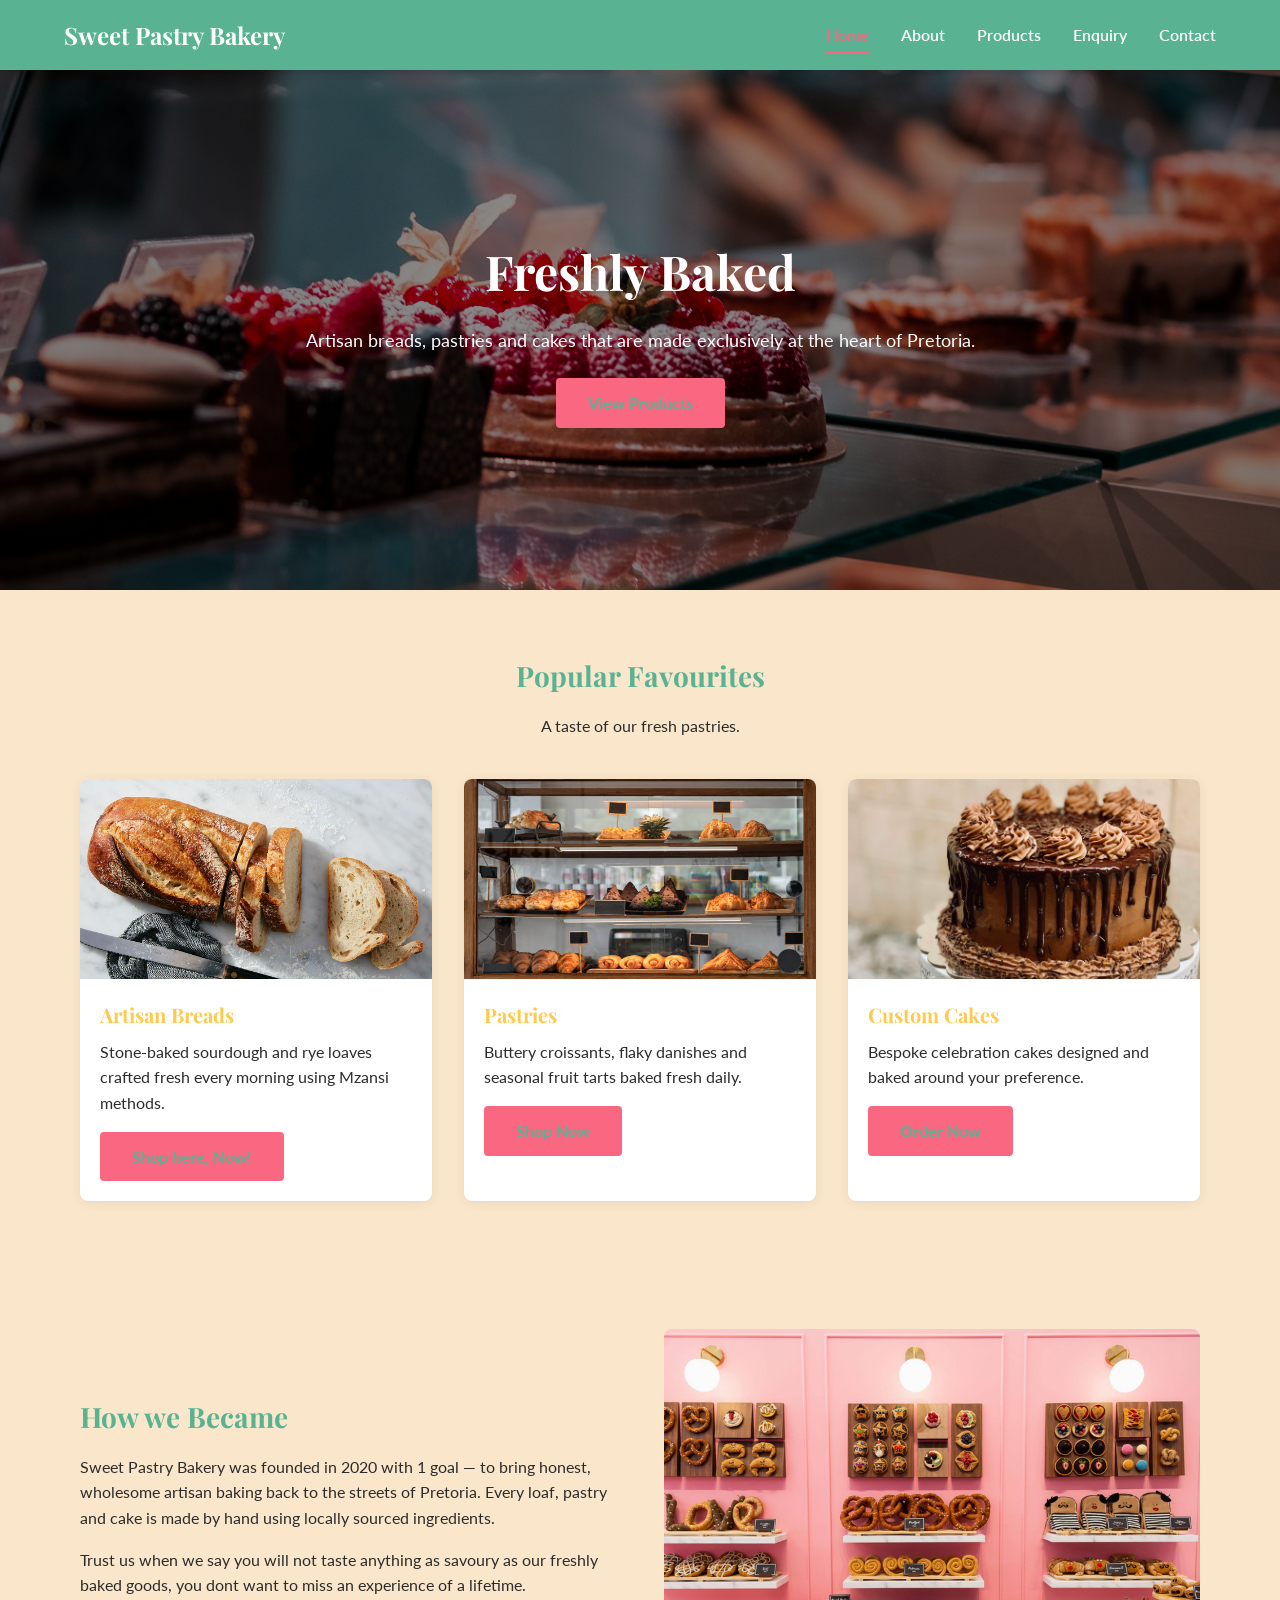
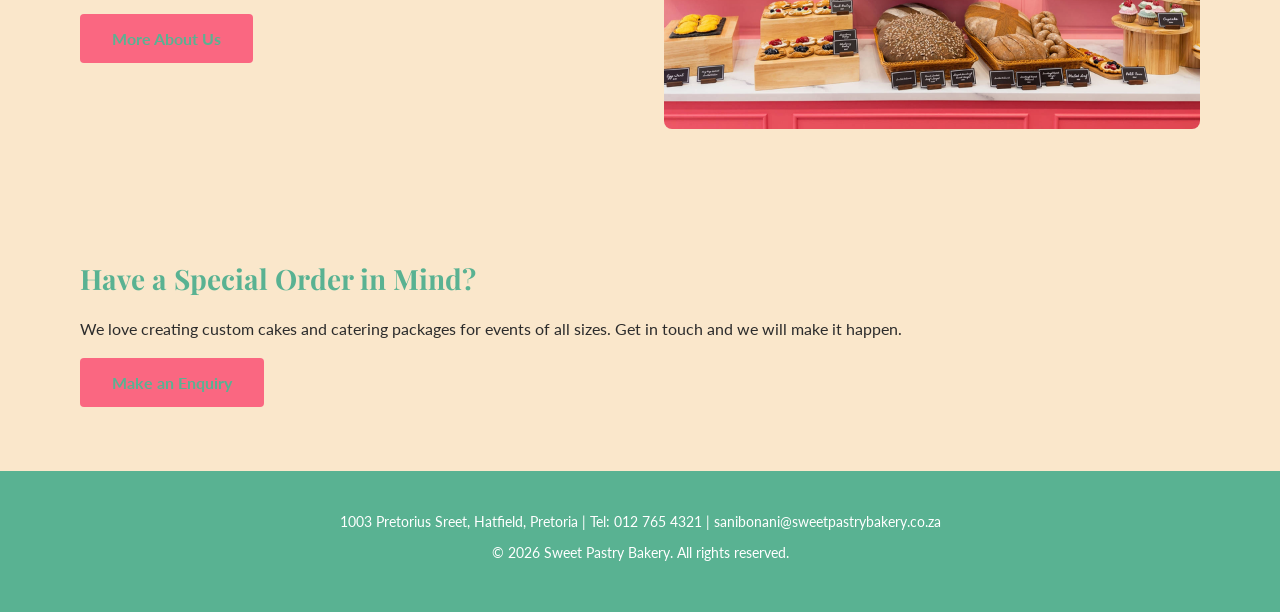
<file: index.html>
<!DOCTYPE html>
<html lang="en">
<head>
  <meta charset="UTF-8">
  <meta name="viewport" content="width=device-width, initial-scale=1.0">

  <!-- SEO: Title Tag -->
  <title>Sweet Pastry Bakery | Fresh Artisan Bread & Cakes in Pretoria</title>

  <!-- SEO: Meta Description -->
  <meta name="description" content="Sweet Pastry Bakery bakes fresh artisan breads, croissants, pastries and custom cakes daily in Hatfield, Pretoria. Order online or visit us.">

  <!-- SEO: Meta Keywords -->
  <meta name="keywords" content="artisan bakery Pretoria, fresh bread Hatfield, custom cakes Pretoria, pastries Pretoria, sourdough bread South Africa, Sweet Pastry Bakery">

  <!-- SEO: Author and Robots -->
  <meta name="author" content="Sweet Pastry Bakery">
  <meta name="robots" content="index, follow">

  <!-- Google Fonts -->
  <link rel="preconnect" href="https://fonts.googleapis.com">
  <link rel="preconnect" href="https://fonts.gstatic.com" crossorigin>
  <link href="https://fonts.googleapis.com/css2?family=Playfair+Display:wght@700&family=Lato:wght@400;600&display=swap" rel="stylesheet">

  <!-- Stylesheet -->
  <link rel="stylesheet" href="css/style.css">
</head>
 
<body>

  <!-- Header and Navigation -->
  <header>
    <div class="header-inner">
      <span class="logo">Sweet Pastry Bakery </span>
      <button class="hamburger" aria-label="Toggle navigation menu">
        <span class="bar"></span>
        <span class="bar"></span>
        <span class="bar"></span>
      </button>
      <nav>
        <ul>
          <li><a href="index.html">Home</a></li>
          <li><a href="about.html">About</a></li>
          <li><a href="products.html">Products</a></li>
          <li><a href="enquiry.html">Enquiry</a></li>
          <li><a href="contact.html">Contact</a></li>
        </ul>
      </nav>
    </div><!-- end .header-inner -->
  </header>

  <!-- Main Content -->
  <main>

    <!-- Hero Section -->
    <section class="hero">
      <div class="hero-content">
        <h1>Freshly Baked </h1>
        <p>Artisan breads, pastries and cakes that are made exclusively at the heart of Pretoria.</p>
        <a href="products.html" class="btn">View Products</a>
      </div>
    </section>

    <!-- Featured Products Section -->
    <section class="featured">
      <div class="container">

        <div class="section-title">
          <h2>Popular Favourites</h2>
          <p>A taste of our fresh pastries.</p>
        </div>

        <div class="grid-3col">

          <!-- Card 1 -->
          <div class="card">
            <img src="images/gallery/sourdough-loaves.jpg" alt="Freshly baked artisan sourdough bread">
            <div class="card-body">
              <h3>Artisan Breads</h3>
              <p>Stone-baked sourdough and rye loaves crafted fresh every morning using Mzansi methods.</p>
              <a href="products.html" class="btn">Shop here, Now!</a>
            </div>
          </div>

          <!-- Card 2 -->
          <div class="card">
            <img src="images/gallery/pastry-display.jpg" alt="Buttery croissants and fresh pastries">
            <div class="card-body">
              <h3>Pastries</h3>
              <p>Buttery croissants, flaky danishes and seasonal fruit tarts baked fresh daily.</p>
              <a href="products.html" class="btn">Shop Now</a>
            </div>
          </div>

          <!-- Card 3 -->
          <div class="card">
            <img src="images/gallery/birthday-cake.jpg" alt="Custom celebration cake with decorations">
            <div class="card-body">
              <h3>Custom Cakes</h3>
              <p>Bespoke celebration cakes designed and baked around your preference.</p>
              <a href="enquiry.html" class="btn">Order Now</a>
            </div>
          </div>

        </div><!-- end .grid-3col -->
      </div><!-- end .container -->
    </section>

    <!-- About Snippet Section -->
    <section class="about-snippet">
      <div class="container">
        <div class="about-grid">

          <div class="about-text">
            <h2>How we Became</h2>
            <p>Sweet Pastry Bakery was founded in 2020 with 1 goal — to bring honest,
            wholesome artisan baking back to the streets of Pretoria. Every loaf, pastry
            and cake is made by hand using locally sourced ingredients.</p>
            <p>Trust us when we say you will not taste anything as savoury as our 
              freshly baked goods, you dont want to miss an experience of a lifetime.</p>
            <a href="about.html" class="btn">More About Us</a>
          </div>

          <div class="about-image">
            <img src="images/gallery/bakery-interior.jpg" alt="Inside the Sweet Pastry Bakery kitchen">
          </div>

        </div><!-- end .about-grid -->
      </div><!-- end .container -->
    </section>

    <!-- Call to Action Section -->
    <section class="cta">
      <div class="container">
        <h2>Have a Special Order in Mind?</h2>
        <p>We love creating custom cakes and catering packages for events of all sizes.
        Get in touch and we will make it happen.</p>
        <a href="enquiry.html" class="btn">Make an Enquiry</a>
      </div>
    </section>

  </main>

  <!-- Footer -->
  <footer>
    <div class="container">
      <p>1003 Pretorius Sreet, Hatfield, Pretoria | Tel: 012 765 4321 | sanibonani@sweetpastrybakery.co.za</p>
      <p>&copy; 2026 Sweet Pastry Bakery. All rights reserved.</p>
    </div>
  </footer>
<script src="js/main.js"></script>
</body>
</html>
</file>
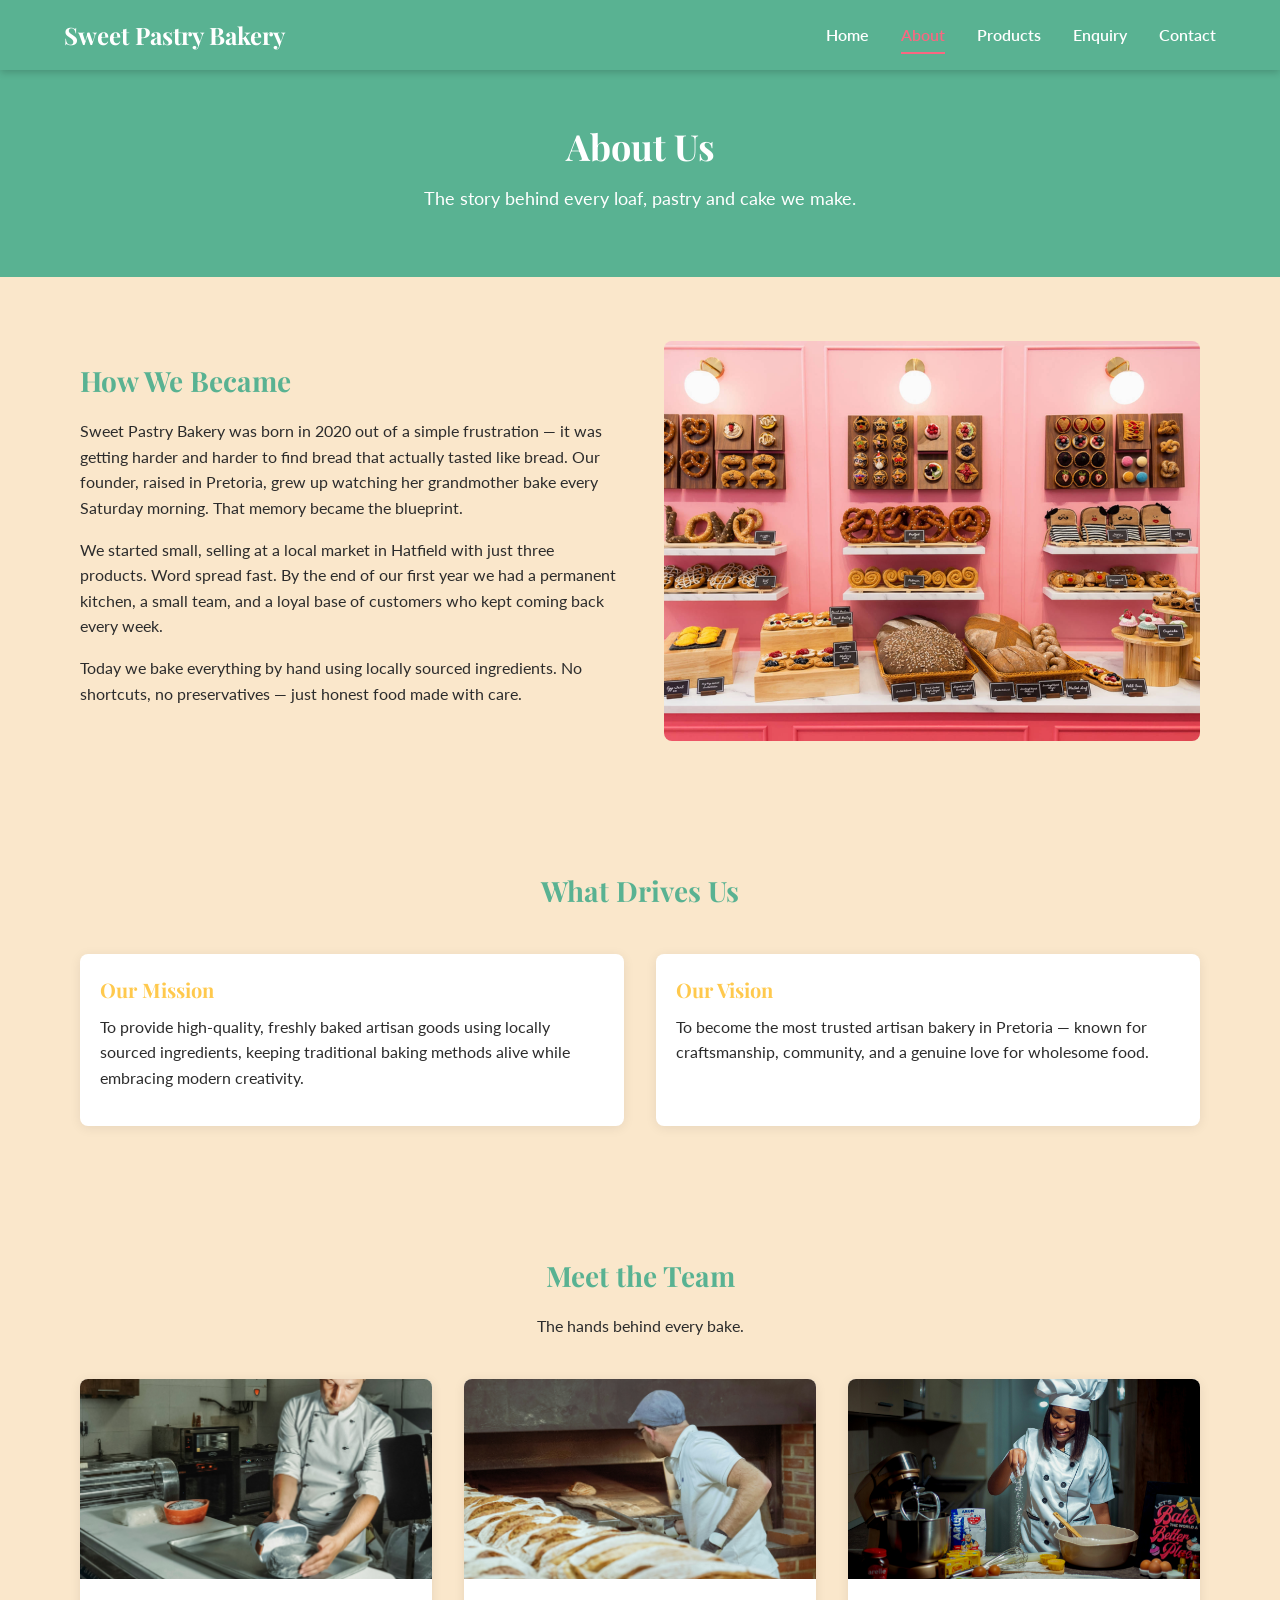
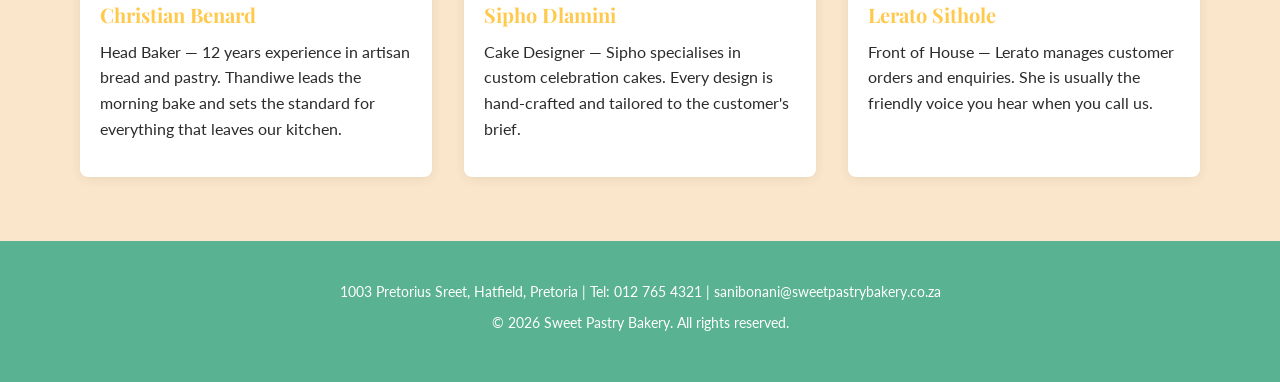
<file: about.html>
<!DOCTYPE html>
<html lang="en">
<head>
  <meta charset="UTF-8">
  <meta name="viewport" content="width=device-width, initial-scale=1.0">
  <title>About Us | Sweet Pastry Bakery Pretoria</title>
<meta name="description" content="Learn the story behind Sweet Pastry Bakery — founded in 2020 in Hatfield, Pretoria. Meet our team and discover our passion for honest artisan baking.">
<meta name="keywords" content="about Sweet Pastry Bakery, artisan bakers Pretoria, bakery team Hatfield, bakery history Pretoria">

  <!-- Google Fonts -->
  <link rel="preconnect" href="https://fonts.googleapis.com">
  <link rel="preconnect" href="https://fonts.gstatic.com" crossorigin>
  <link href="https://fonts.googleapis.com/css2?family=Playfair+Display:wght@700&family=Lato:wght@400;600&display=swap" rel="stylesheet">

  <!-- Stylesheet -->
  <link rel="stylesheet" href="css/style.css">
</head>

<body>

  <!-- Header and Navigation -->
<header>
  <div class="header-inner">
    <span class="logo">Sweet Pastry Bakery</span>
    <button class="hamburger" aria-label="Toggle navigation menu">
      <span class="bar"></span>
      <span class="bar"></span>
      <span class="bar"></span>
    </button>
    <nav>
      <ul>
        <li><a href="index.html">Home</a></li>
        <li><a href="about.html">About</a></li>
        <li><a href="products.html">Products</a></li>
        <li><a href="enquiry.html">Enquiry</a></li>
        <li><a href="contact.html">Contact</a></li>
      </ul>
    </nav>
  </div>
</header>

  <!-- Main Content -->
  <main>

  <!-- About Hero -->
  <section class="page-hero">
    <div class="container">
      <h1>About Us</h1>
      <p>The story behind every loaf, pastry and cake we make.</p>
    </div>
  </section>

  <!-- Our Story -->
  <section class="about-snippet">
    <div class="container">
      <div class="about-grid">
        <div class="about-text">
          <h2>How We Became</h2>
          <p>Sweet Pastry Bakery was born in 2020 out of a simple frustration — it was getting harder and harder to find bread that actually tasted like bread. Our founder, raised in Pretoria, grew up watching her grandmother bake every Saturday morning. That memory became the blueprint.</p>
          <p>We started small, selling at a local market in Hatfield with just three products. Word spread fast. By the end of our first year we had a permanent kitchen, a small team, and a loyal base of customers who kept coming back every week.</p>
          <p>Today we bake everything by hand using locally sourced ingredients. No shortcuts, no preservatives — just honest food made with care.</p>
        </div>
        <div class="about-image">
          <img src="images/gallery/bakery-interior.jpg" alt="Inside the Sweet Pastry Bakery kitchen in Pretoria">
        </div>
      </div>
    </div>
  </section>

  <!-- Mission and Vision -->
  <section class="featured">
    <div class="container">
      <div class="section-title">
        <h2>What Drives Us</h2>
      </div>
      <div class="grid-2col">
        <div class="card">
          <div class="card-body">
            <h3>Our Mission</h3>
            <p>To provide high-quality, freshly baked artisan goods using locally sourced ingredients, keeping traditional baking methods alive while embracing modern creativity.</p>
          </div>
        </div>
        <div class="card">
          <div class="card-body">
            <h3>Our Vision</h3>
            <p>To become the most trusted artisan bakery in Pretoria — known for craftsmanship, community, and a genuine love for wholesome food.</p>
          </div>
        </div>
      </div>
    </div>
  </section>

  <!-- Team -->
  <section>
    <div class="container">
      <div class="section-title">
        <h2>Meet the Team</h2>
        <p>The hands behind every bake.</p>
      </div>
      <div class="grid-3col">
        <div class="card">
          <img src="images/team/christian.jpg" alt="Sweet Pastry Bakery team at work">
          <div class="card-body">
            <h3>Christian Benard</h3>
            <p>Head Baker — 12 years experience in artisan bread and pastry. Thandiwe leads the morning bake and sets the standard for everything that leaves our kitchen.</p>
          </div>
        </div>
        <div class="card">
          <img src="images/team/sipho.jpg" alt="Baker preparing dough">
          <div class="card-body">
            <h3>Sipho Dlamini</h3>
            <p>Cake Designer — Sipho specialises in custom celebration cakes. Every design is hand-crafted and tailored to the customer's brief.</p>
          </div>
        </div>
        <div class="card">
          <img src="images/team/lerato.jpg" alt="Pastry display at Sweet Pastry Bakery">
          <div class="card-body">
            <h3>Lerato Sithole</h3>
            <p>Front of House — Lerato manages customer orders and enquiries. She is usually the friendly voice you hear when you call us.</p>
          </div>
        </div>
      </div>
    </div>
  </section>

</main>

  <!-- Footer -->
  <footer>
    <div class="container">
      <p>1003 Pretorius Sreet, Hatfield, Pretoria | Tel: 012 765 4321 | sanibonani@sweetpastrybakery.co.za</p>
      <p>&copy; 2026 Sweet Pastry Bakery. All rights reserved.</p>
    </div>
  </footer>
 <script src="js/main.js"></script>
</body>
</html>
</file>
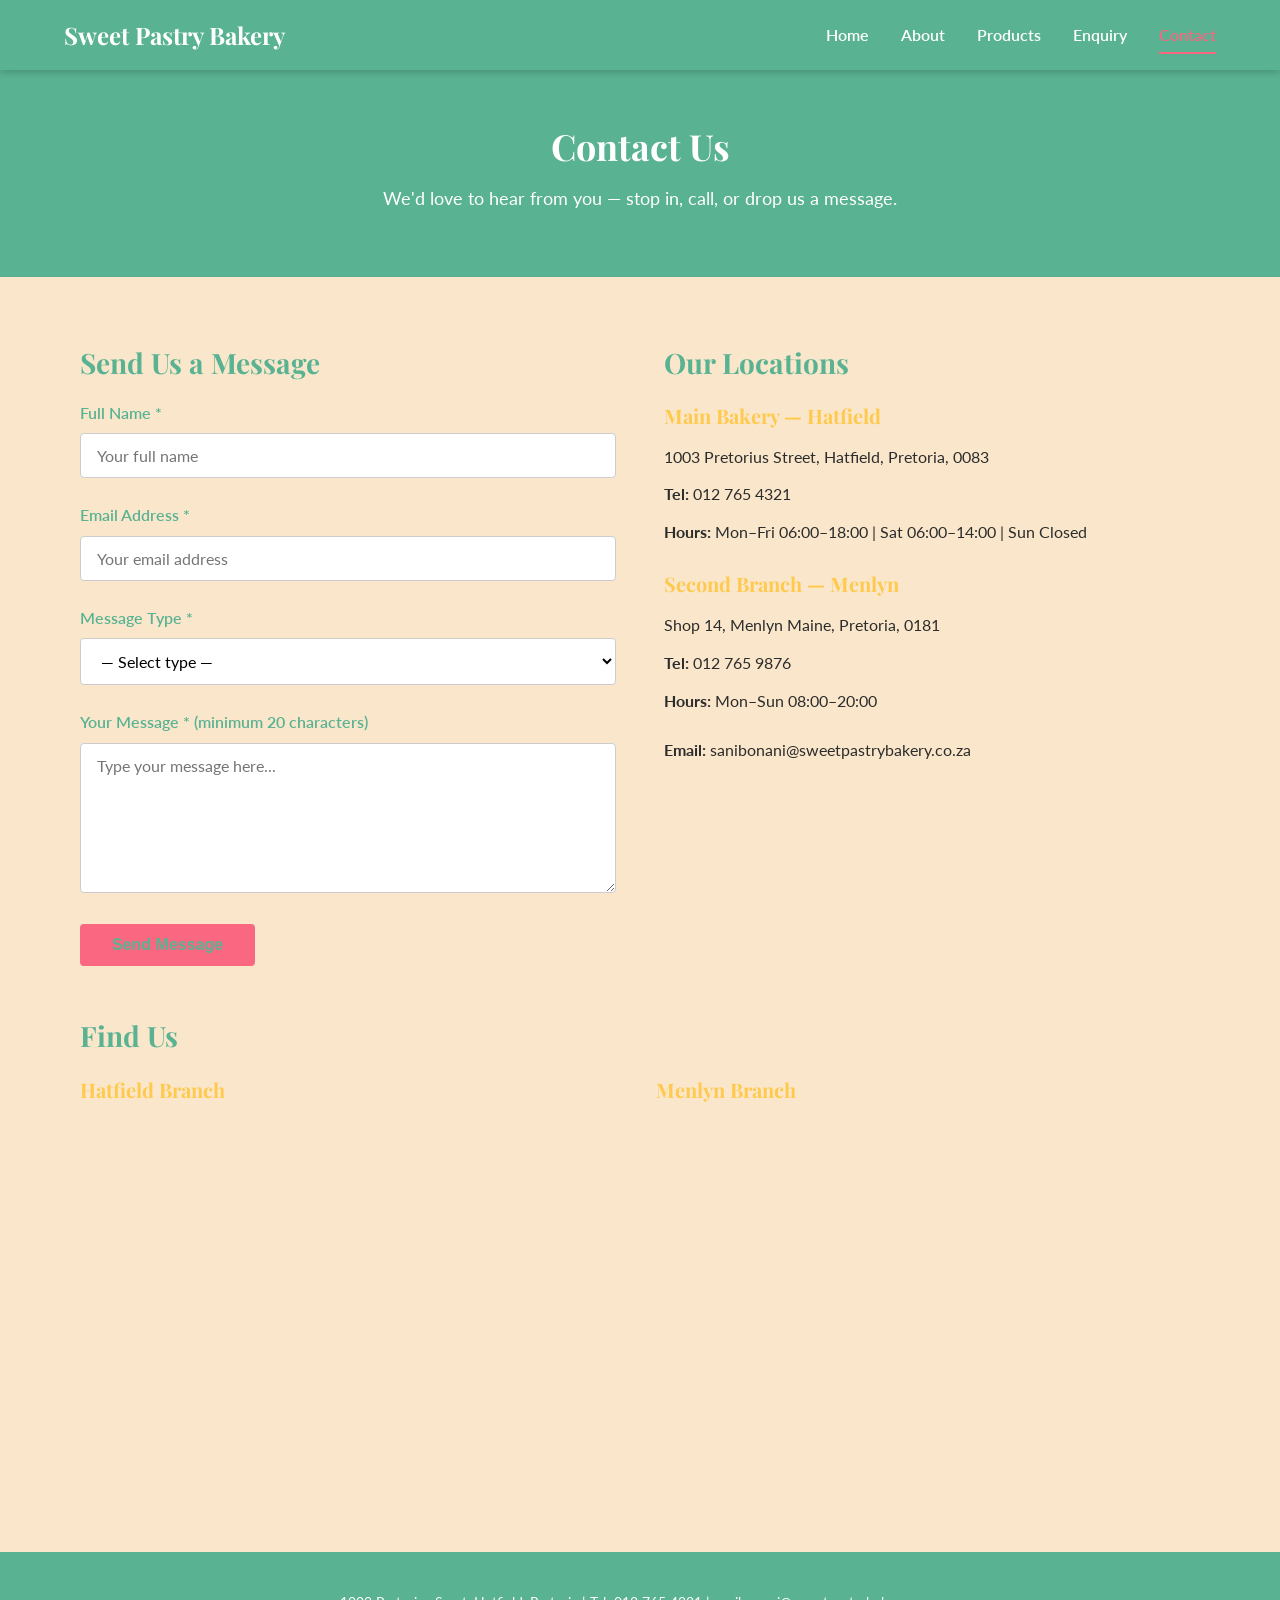
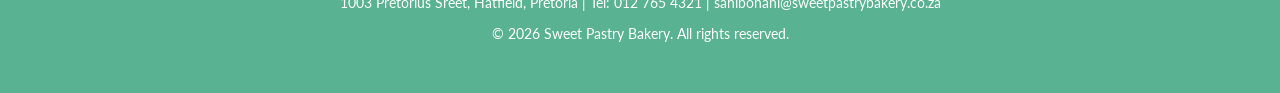
<file: contact.html>
<!DOCTYPE html>
<html lang="en">
<head>
  <meta charset="UTF-8">
  <meta name="viewport" content="width=device-width, initial-scale=1.0">
<title>Contact Us | Sweet Pastry Bakery | Hatfield & Menlyn Pretoria</title>
<meta name="description" content="Visit Sweet Pastry Bakery at our Hatfield or Menlyn branches in Pretoria. Contact us by phone, email or use our online form — we'd love to hear from you.">
<meta name="keywords" content="Sweet Pastry Bakery contact, bakery Hatfield Pretoria, bakery Menlyn, contact artisan bakery, Pretoria bakery location">

  <!-- Google Fonts -->
  <link rel="preconnect" href="https://fonts.googleapis.com">
  <link rel="preconnect" href="https://fonts.gstatic.com" crossorigin>
  <link href="https://fonts.googleapis.com/css2?family=Playfair+Display:wght@700&family=Lato:wght@400;600&display=swap" rel="stylesheet">

  <!-- Stylesheet -->
  <link rel="stylesheet" href="css/style.css">
</head>
 
<body>

  <!-- Header and Navigation -->
<header>
  <div class="header-inner">
    <span class="logo">Sweet Pastry Bakery</span>
    <button class="hamburger" aria-label="Toggle navigation menu">
      <span class="bar"></span>
      <span class="bar"></span>
      <span class="bar"></span>
    </button>
    <nav>
      <ul>
        <li><a href="index.html">Home</a></li>
        <li><a href="about.html">About</a></li>
        <li><a href="products.html">Products</a></li>
        <li><a href="enquiry.html">Enquiry</a></li>
        <li><a href="contact.html">Contact</a></li>
      </ul>
    </nav>
  </div>
</header>

  <!-- Main Content -->
  <main>

  <section class="page-hero">
    <div class="container">
      <h1>Contact Us</h1>
      <p>We'd love to hear from you — stop in, call, or drop us a message.</p>
    </div>
  </section>

  <section>
    <div class="container">
      <div class="contact-grid">

        <!-- Contact Form -->
        <div>
          <h2>Send Us a Message</h2>
          <form id="contact-form" novalidate>

  <div class="form-group">
    <label for="contact-name">Full Name *</label>
    <input type="text" id="contact-name" name="name" placeholder="Your full name">
    <span class="error-msg" id="contact-name-error"></span>
  </div>

  <div class="form-group">
    <label for="contact-email">Email Address *</label>
    <input type="email" id="contact-email" name="email" placeholder="Your email address">
    <span class="error-msg" id="contact-email-error"></span>
  </div>

  <div class="form-group">
    <label for="message-type">Message Type *</label>
    <select id="message-type" name="message-type">
      <option value="">— Select type —</option>
      <option value="general">General Enquiry</option>
      <option value="feedback">Feedback</option>
      <option value="complaint">Complaint</option>
      <option value="wholesale">Wholesale Enquiry</option>
      <option value="other">Other</option>
    </select>
    <span class="error-msg" id="message-type-error"></span>
  </div>

  <div class="form-group">
    <label for="contact-message">Your Message * (minimum 20 characters)</label>
    <textarea id="contact-message" name="message" placeholder="Type your message here..."></textarea>
    <span class="error-msg" id="contact-message-error"></span>
  </div>

  <button type="submit" class="btn">Send Message</button>

</form>

<!-- Confirmation shown after valid submission -->
<div id="contact-response" class="response-box" style="display:none;"></div>
        </div>

        <!-- Contact Details -->
        <div class="contact-info">
          <h2>Our Locations</h2>

          <h3>Main Bakery — Hatfield</h3>
          <p>1003 Pretorius Street, Hatfield, Pretoria, 0083</p>
          <p><strong>Tel:</strong> 012 765 4321</p>
          <p><strong>Hours:</strong> Mon–Fri 06:00–18:00 | Sat 06:00–14:00 | Sun Closed</p>

          <h3 style="margin-top: 1.5rem;">Second Branch — Menlyn</h3>
          <p>Shop 14, Menlyn Maine, Pretoria, 0181</p>
          <p><strong>Tel:</strong> 012 765 9876</p>
          <p><strong>Hours:</strong> Mon–Sun 08:00–20:00</p>

          <p style="margin-top: 1.5rem;"><strong>Email:</strong> sanibonani@sweetpastrybakery.co.za</p>
        </div>

      </div>

      <!-- Maps -->
      <h2 style="margin-top: 3rem; margin-bottom: 1rem;">Find Us</h2>
      <div class="grid-2col">

        <div>
          <h3>Hatfield Branch</h3>
          <div class="map-container">
            <iframe
              src="https://www.google.com/maps/embed?pb=!1m18!1m12!1m3!1d3593.1!2d28.2293!3d-25.7479!2m3!1f0!2f0!3f0!3m2!1i1024!2i768!4f13.1!3m3!1m2!1s0x0%3A0x0!2zMjXCsDQ0JzUyLjQiUyAyOMKwMTMnNDUuNSJF!5e0!3m2!1sen!2sza!4v1234567890"
              allowfullscreen=""
              loading="lazy"
              referrerpolicy="no-referrer-when-downgrade"
              title="Sweet Pastry Bakery Hatfield Location">
            </iframe>
          </div>
        </div>

        <div>
          <h3>Menlyn Branch</h3>
          <div class="map-container">
            <iframe
              src="https://www.google.com/maps/embed?pb=!1m18!1m12!1m3!1d3593.1!2d28.2772!3d-25.7826!2m3!1f0!2f0!3f0!3m2!1i1024!2i768!4f13.1!3m3!1m2!1s0x0%3A0x0!2zMjXCsDQ2JzU3LjQiUyAyOMKwMTYnMzguMCJF!5e0!3m2!1sen!2sza!4v1234567890"
              allowfullscreen=""
              loading="lazy"
              referrerpolicy="no-referrer-when-downgrade"
              title="Sweet Pastry Bakery Menlyn Location">
            </iframe>
          </div>
        </div>

      </div>
    </div>
  </section>

</main>

  <!-- Footer -->
  <footer>
    <div class="container">
      <p>1003 Pretorius Sreet, Hatfield, Pretoria | Tel: 012 765 4321 | sanibonani@sweetpastrybakery.co.za</p>
      <p>&copy; 2026 Sweet Pastry Bakery. All rights reserved.</p>
    </div>
  </footer>
<script src="js/main.js"></script>
</body>
</html>
</file>
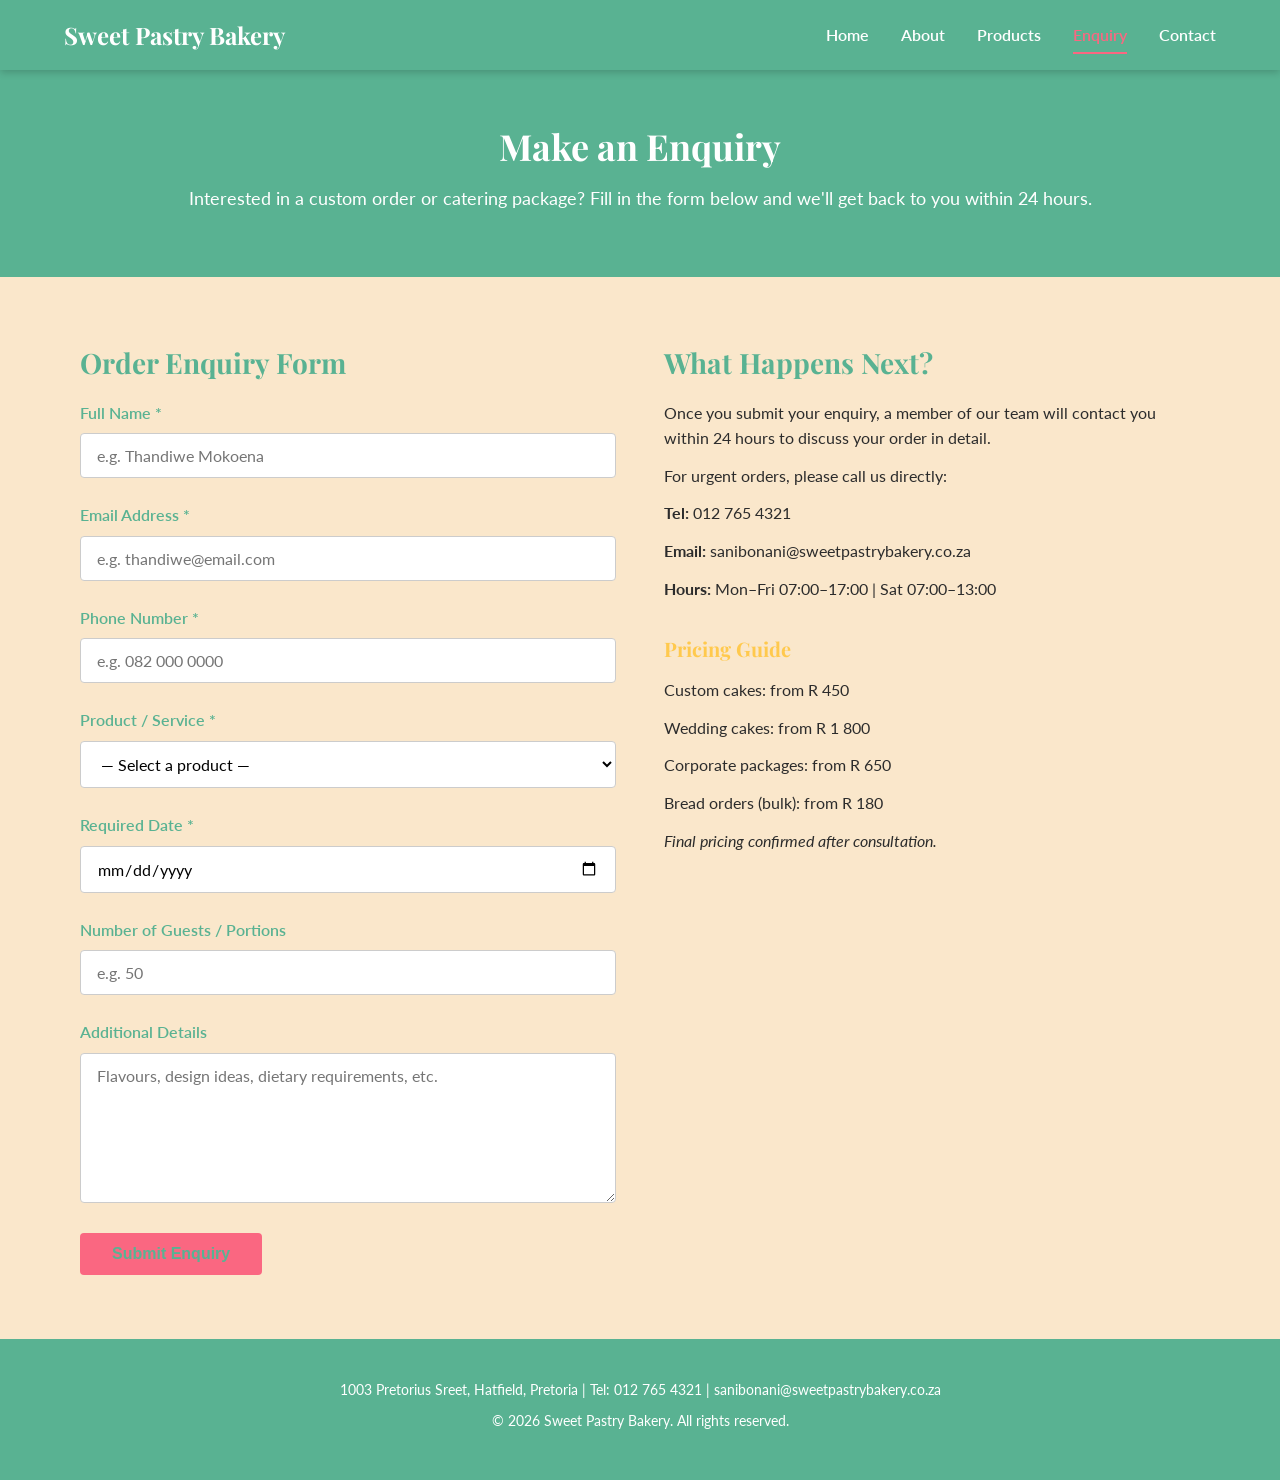
<file: enquiry.html>
<!DOCTYPE html>
<html lang="en">
<head>
  <meta charset="UTF-8">
  <meta name="viewport" content="width=device-width, initial-scale=1.0">
  <title>Order Enquiry | Custom Cakes & Catering | Sweet Pastry Bakery</title>
<meta name="description" content="Place a custom order enquiry with Sweet Pastry Bakery. We bake custom cakes, catering platters and seasonal specials for events of any size in Pretoria.">
<meta name="keywords" content="custom cake order Pretoria, bakery enquiry, catering Pretoria, order cake online, Sweet Pastry Bakery order">

  <!-- Google Fonts -->
  <link rel="preconnect" href="https://fonts.googleapis.com">
  <link rel="preconnect" href="https://fonts.gstatic.com" crossorigin>
  <link href="https://fonts.googleapis.com/css2?family=Playfair+Display:wght@700&family=Lato:wght@400;600&display=swap" rel="stylesheet">

  <!-- Stylesheet -->
  <link rel="stylesheet" href="css/style.css">
</head>

<body>

  <!-- Header and Navigation -->
<header>
  <div class="header-inner">
    <span class="logo">Sweet Pastry Bakery</span>
    <button class="hamburger" aria-label="Toggle navigation menu">
      <span class="bar"></span>
      <span class="bar"></span>
      <span class="bar"></span>
    </button>
    <nav>
      <ul>
        <li><a href="index.html">Home</a></li>
        <li><a href="about.html">About</a></li>
        <li><a href="products.html">Products</a></li>
        <li><a href="enquiry.html">Enquiry</a></li>
        <li><a href="contact.html">Contact</a></li>
      </ul>
    </nav>
  </div>
</header>

  <!-- Main Content -->
 <main>

  <section class="page-hero">
    <div class="container">
      <h1>Make an Enquiry</h1>
      <p>Interested in a custom order or catering package? Fill in the form below and we'll get back to you within 24 hours.</p>
    </div>
  </section>

  <section>
    <div class="container">
      <div class="contact-grid">

        <!-- Enquiry Form -->
        <div>
          <h2>Order Enquiry Form</h2>
          <form id="enquiry-form" novalidate>

  <div class="form-group">
    <label for="name">Full Name *</label>
    <input type="text" id="name" name="name" placeholder="e.g. Thandiwe Mokoena">
    <span class="error-msg" id="name-error"></span>
  </div>

  <div class="form-group">
    <label for="email">Email Address *</label>
    <input type="email" id="email" name="email" placeholder="e.g. thandiwe@email.com">
    <span class="error-msg" id="email-error"></span>
  </div>

  <div class="form-group">
    <label for="phone">Phone Number *</label>
    <input type="tel" id="phone" name="phone" placeholder="e.g. 082 000 0000">
    <span class="error-msg" id="phone-error"></span>
  </div>

  <div class="form-group">
    <label for="product">Product / Service *</label>
    <select id="product" name="product">
      <option value="">— Select a product —</option>
      <option value="bread">Artisan Breads</option>
      <option value="pastries">Pastries &amp; Desserts</option>
      <option value="birthday-cake">Birthday Cake</option>
      <option value="wedding-cake">Wedding Cake</option>
      <option value="corporate">Corporate / Events</option>
      <option value="seasonal">Seasonal Specials</option>
      <option value="other">Other</option>
    </select>
    <span class="error-msg" id="product-error"></span>
  </div>

  <div class="form-group">
    <label for="date">Required Date *</label>
    <input type="date" id="date" name="date">
    <span class="error-msg" id="date-error"></span>
  </div>

  <div class="form-group">
    <label for="guests">Number of Guests / Portions</label>
    <input type="number" id="guests" name="guests" placeholder="e.g. 50" min="1">
    <span class="error-msg" id="guests-error"></span>
  </div>

  <div class="form-group">
    <label for="message">Additional Details</label>
    <textarea id="message" name="message" placeholder="Flavours, design ideas, dietary requirements, etc."></textarea>
  </div>

  <button type="submit" class="btn">Submit Enquiry</button>

</form>

<!-- Response Box — shown after valid submission -->
<div id="enquiry-response" class="response-box" style="display:none;"></div>
        </div>

        <!-- Info Panel -->
        <div class="contact-info">
          <h2>What Happens Next?</h2>
          <p>Once you submit your enquiry, a member of our team will contact you within 24 hours to discuss your order in detail.</p>
          <p>For urgent orders, please call us directly:</p>
          <p><strong>Tel:</strong> 012 765 4321</p>
          <p><strong>Email:</strong> sanibonani@sweetpastrybakery.co.za</p>
          <p><strong>Hours:</strong> Mon–Fri 07:00–17:00 | Sat 07:00–13:00</p>

          <h3 style="margin-top: 2rem;">Pricing Guide</h3>
          <p>Custom cakes: from R 450</p>
          <p>Wedding cakes: from R 1 800</p>
          <p>Corporate packages: from R 650</p>
          <p>Bread orders (bulk): from R 180</p>
          <p><em>Final pricing confirmed after consultation.</em></p>
        </div>

      </div>
    </div>
  </section>

</main>

  <!-- Footer -->
  <footer>
    <div class="container">
      <p>1003 Pretorius Sreet, Hatfield, Pretoria | Tel: 012 765 4321 | sanibonani@sweetpastrybakery.co.za</p>
      <p>&copy; 2026 Sweet Pastry Bakery. All rights reserved.</p>
    </div>
  </footer>
<script src="js/main.js"></script>
</body>
</html>
</file>
<file: css/style.css>
*, *::before, *::after {
  box-sizing: border-box;
  margin: 0;
  padding: 0;
}

:root {
  --color-primary:   #59B292;
  --color-secondary: #FFC94D;
  --color-accent:    #FA6781;
  --color-bg:        #FAE7CB;
  --color-text:      #2C2C2C;
  --color-grey:      #777777;
  --color-white:     #FFFFFF;
  --font-heading:    'Playfair Display', serif;
  --font-body:       'Lato', sans-serif;
}

body {
  font-family: var(--font-body);
  font-size: 1rem;
  line-height: 1.6;
  color: var(--color-text);
  background-color: var(--color-bg);
}

h1 {
  font-family: var(--font-heading);
  font-size: 2.25rem;
  color: var(--color-primary);
  margin-bottom: 1rem;
}

h2 {
  font-family: var(--font-heading);
  font-size: 1.75rem;
  color: var(--color-primary);
  margin-bottom: 0.875rem;
}

h3 {
  font-family: var(--font-heading);
  font-size: 1.25rem;
  color: var(--color-secondary);
  margin-bottom: 0.75rem;
}

p {
  font-size: 1rem;
  margin-bottom: 1rem;
  color: var(--color-text);
}

a {
  color: var(--color-secondary);
  text-decoration: none;
  transition: color 0.3s ease;
}

ul {
  list-style: none;
}

img {
  max-width: 100%;
  height: auto;
  display: block;
}


.container {
  width: 90%;
  max-width: 1200px;
  margin: 0 auto;
  padding: 0 1rem;
}

header {
  background-color: var(--color-primary);
  padding: 1rem 0;
  position: sticky;
  top: 0;
  z-index: 100;
  box-shadow: 0 2px 8px rgba(0, 0, 0, 0.2);
}

.header-inner {
  display: flex;
  align-items: center;
  justify-content: space-between;
  width: 90%;
  max-width: 1200px;
  margin: 0 auto;
}

.logo {
  font-family: var(--font-heading);
  font-size: 1.5rem;
  color: var(--color-white);
  font-weight: 700;
}

nav ul {
  display: flex;
  gap: 2rem;
}

nav ul li a {
  color: var(--color-white);
  font-size: 1rem;
  font-weight: 600;
  padding: 0.5rem 0;
  position: relative;
}

nav ul li a::after {
  content: '';
  position: absolute;
  bottom: 0;
  left: 0;
  width: 0;
  height: 2px;
  background-color: var(--color-accent);
  transition: width 0.3s ease;
}

nav ul li a:hover { color: var(--color-accent); }
nav ul li a:hover::after { width: 100%; }
nav ul li a:focus { outline: 2px solid var(--color-accent); outline-offset: 4px; }
nav ul li a:active { opacity: 0.75; }

a:hover { color: var(--color-primary); }

.hero {
  background-image: url('../images/gallery/hero-banner.jpg');
  background-size: cover;
  background-position: center;
  background-repeat: no-repeat;
  min-height: 520px;
  display: flex;
  align-items: center;
  justify-content: center;
  text-align: center;
  position: relative;
}

.hero::before {
  content: '';
  position: absolute;
  inset: 0;
  background-color: rgba(0, 0, 0, 0.45);
}

.hero-content {
  position: relative;
  z-index: 1;
  color: var(--color-white);
}

.hero-content h1 {
  color: var(--color-white);
  font-size: 3rem;
  margin-bottom: 1rem;
}

.hero-content p {
  color: var(--color-white);
  font-size: 1.125rem;
  margin-bottom: 1.5rem;
}

.page-hero {
  background-color: var(--color-primary);
  padding: 3rem 0;
  text-align: center;
}

.page-hero h1 {
  color: var(--color-white);
  margin-bottom: 0.5rem;
}

.page-hero p {
  color: var(--color-white);
  font-size: 1.125rem;
}

.btn {
  display: inline-block;
  background-color: var(--color-accent);
  color: var(--color-primary);
  padding: 0.75rem 2rem;
  border-radius: 4px;
  font-weight: 700;
  font-size: 1rem;
  border: none;
  cursor: pointer;
  transition: background-color 0.3s ease, transform 0.2s ease;
}

.btn:hover {
  background-color: var(--color-secondary);
  color: var(--color-white);
  transform: translateY(-2px);
}

.btn:active {
  transform: translateY(0);
}

section {
  padding: 4rem 0;
}

.section-title {
  text-align: center;
  margin-bottom: 2.5rem;
}

.grid-3col {
  display: grid;
  grid-template-columns: repeat(3, 1fr);
  gap: 2rem;
}

.grid-2col {
  display: grid;
  grid-template-columns: repeat(2, 1fr);
  gap: 2rem;
}

.card {
  background-color: var(--color-white);
  border-radius: 8px;
  box-shadow: 0 2px 12px rgba(0, 0, 0, 0.08);
  overflow: hidden;
  transition: transform 0.3s ease, box-shadow 0.3s ease;
}

.card:hover {
  transform: translateY(-4px);
  box-shadow: 0 6px 20px rgba(0, 0, 0, 0.14);
}

.card img {
  width: 100%;
  height: 200px;
  object-fit: cover;
}

.card-body {
  padding: 1.25rem;
}

.card-body h3 {
  margin-bottom: 0.5rem;
}

.about-grid {
  display: grid;
  grid-template-columns: 1fr 1fr;
  gap: 3rem;
  align-items: center;
}

.about-grid img {
  border-radius: 8px;
  width: 100%;
  height: 400px;
  object-fit: cover;
}

.form-group {
  margin-bottom: 1.5rem;
}

.form-group label {
  display: block;
  font-weight: 600;
  margin-bottom: 0.5rem;
  color: var(--color-primary);
}

.form-group input,
.form-group textarea,
.form-group select {
  width: 100%;
  padding: 0.75rem 1rem;
  border: 1px solid #ccc;
  border-radius: 4px;
  font-family: var(--font-body);
  font-size: 1rem;
  background-color: var(--color-white);
  transition: border-color 0.3s ease;
}

.form-group input:focus,
.form-group textarea:focus,
.form-group select:focus {
  outline: none;
  border-color: var(--color-secondary);
  box-shadow: 0 0 0 3px rgba(139, 90, 43, 0.15);
}

.form-group textarea {
  resize: vertical;
  min-height: 150px;
}

.contact-grid {
  display: grid;
  grid-template-columns: 1fr 1fr;
  gap: 3rem;
}

.contact-info p {
  margin-bottom: 0.75rem;
}

.map-container {
  width: 100%;
  height: 350px;
  border-radius: 8px;
  overflow: hidden;
  margin-top: 2rem;
}

.map-container iframe {
  width: 100%;
  height: 100%;
  border: none;
}

footer {
  background-color: var(--color-primary);
  color: var(--color-white);
  text-align: center;
  padding: 2.5rem 0;
}

footer p {
  color: var(--color-white);
  font-size: 0.875rem;
  margin-bottom: 0.5rem;
}

footer a {
  color: var(--color-accent);
}

footer a:hover {
  color: var(--color-white);
}

@media (max-width: 768px) {

  /* Typography */
  h1 { font-size: 1.75rem; }
  h2 { font-size: 1.375rem; }
  h3 { font-size: 1.125rem; }

  /* Hero */
  .hero { min-height: 360px; }
  .hero-content h1 { font-size: 2rem; }
  .hero-content p  { font-size: 1rem; }

  /* Navigation — stack vertically */
  .header-inner { flex-direction: column; gap: 1rem; }
  nav ul { flex-direction: column; align-items: center; gap: 0.75rem; }

  /* Grids — collapse to single column */
  .grid-3col { grid-template-columns: 1fr; }
  .grid-2col { grid-template-columns: 1fr; }
  .about-grid { grid-template-columns: 1fr; }
  .contact-grid { grid-template-columns: 1fr; }

  /* About image */
  .about-grid img { height: 280px; }

  /* Section spacing */
  section { padding: 2.5rem 0; }
}

/* ── Mobile: 480px and below ─────────────────── */
@media (max-width: 480px) {

  /* Typography */
  body { font-size: 0.9375rem; }
  h1 { font-size: 1.5rem; }
  h2 { font-size: 1.25rem; }

  /* Hero */
  .hero { min-height: 280px; }
  .hero-content h1 { font-size: 1.5rem; }

  /* Button */
  .btn { padding: 0.625rem 1.5rem; font-size: 0.9375rem; }

  /* Form */
  .form-group input,
  .form-group textarea,
  .form-group select { font-size: 0.9375rem; }

  /* Footer */
  footer { padding: 1.5rem 0; }
  footer p { font-size: 0.8125rem; }

  /* Section spacing */
  section { padding: 2rem 0; }
}
/* ============================================
   PART 3 — JAVASCRIPT STYLES
   ============================================ */

/* ── Hamburger Button ───────────────────────── */
.hamburger {
  display: none;
  flex-direction: column;
  justify-content: space-between;
  width: 28px;
  height: 20px;
  background: none;
  border: none;
  cursor: pointer;
  padding: 0;
}

.hamburger span {
  display: block;
  width: 100%;
  height: 2px;
  background-color: var(--color-white);
  border-radius: 2px;
  transition: all 0.3s ease;
}

/* Animate hamburger into X when active */
.hamburger.active span:nth-child(1) { transform: translateY(9px) rotate(45deg); }
.hamburger.active span:nth-child(2) { opacity: 0; }
.hamburger.active span:nth-child(3) { transform: translateY(-9px) rotate(-45deg); }

/* Show hamburger on mobile */
@media (max-width: 768px) {
  .hamburger { display: flex; }

  nav ul {
    display: none;
    flex-direction: column;
    position: absolute;
    top: 100%;
    left: 0;
    right: 0;
    background-color: var(--color-primary);
    padding: 1rem 0;
    z-index: 99;
  }

  nav ul.nav-open { display: flex; }

  header { position: relative; }
}

/* ── Scroll Fade-In ─────────────────────────── */
.fade-in {
  opacity: 0;
  transform: translateY(24px);
  transition: opacity 0.5s ease, transform 0.5s ease;
}

.fade-in.visible {
  opacity: 1;
  transform: translateY(0);
}

/* ── Active Nav Link ────────────────────────── */
nav ul li a.active-link {
  color: var(--color-accent);
  border-bottom: 2px solid var(--color-accent);
}
/* ── Product Filter Bar ─────────────────────── */
.filter-bar {
  background-color: var(--color-bg);
  padding: 1.5rem 0;
  border-bottom: 1px solid #e0d6cc;
}

.filter-inner {
  display: flex;
  align-items: center;
  gap: 1.5rem;
  flex-wrap: wrap;
}

#product-search {
  padding: 0.6rem 1rem;
  border: 1px solid #ccc;
  border-radius: 4px;
  font-family: var(--font-body);
  font-size: 1rem;
  width: 220px;
  transition: border-color 0.3s ease;
}

#product-search:focus {
  outline: none;
  border-color: var(--color-secondary);
}

.filter-buttons {
  display: flex;
  gap: 0.75rem;
  flex-wrap: wrap;
}

.filter-btn {
  padding: 0.5rem 1.25rem;
  border: 2px solid var(--color-secondary);
  background: none;
  color: var(--color-secondary);
  border-radius: 4px;
  font-family: var(--font-body);
  font-size: 0.9375rem;
  font-weight: 600;
  cursor: pointer;
  transition: all 0.3s ease;
}

.filter-btn:hover,
.filter-btn.active-filter {
  background-color: var(--color-secondary);
  color: var(--color-white);
}

@keyframes fadeInCard {
  from { opacity: 0; transform: translateY(12px); }
  to   { opacity: 1; transform: translateY(0); }
}

@media (max-width: 768px) {
  .filter-inner { flex-direction: column; align-items: flex-start; }
  #product-search { width: 100%; }
}
/* ── Gallery Grid ───────────────────────────── */
.gallery-grid {
  display: grid;
  grid-template-columns: repeat(3, 1fr);
  gap: 1rem;
}

.gallery-item img {
  width: 100%;
  height: 220px;
  object-fit: cover;
  border-radius: 6px;
  transition: transform 0.3s ease, opacity 0.3s ease;
}

.gallery-item img:hover {
  transform: scale(1.03);
  opacity: 0.9;
}

@media (max-width: 768px) {
  .gallery-grid { grid-template-columns: repeat(2, 1fr); }
}
@media (max-width: 480px) {
  .gallery-grid { grid-template-columns: 1fr; }
}

/* ── Lightbox ───────────────────────────────── */
.lightbox {
  display: none;
  position: fixed;
  inset: 0;
  background-color: rgba(0, 0, 0, 0.92);
  z-index: 1000;
  align-items: center;
  justify-content: center;
  flex-direction: column;
}

.lightbox.lightbox-open { display: flex; }

.lightbox-content {
  max-width: 90vw;
  max-height: 80vh;
  text-align: center;
}

.lightbox-content img {
  max-width: 100%;
  max-height: 75vh;
  border-radius: 4px;
  object-fit: contain;
}

.lightbox-content p {
  color: #ccc;
  margin-top: 0.75rem;
  font-size: 0.9375rem;
}

.lightbox-close,
.lightbox-prev,
.lightbox-next {
  position: fixed;
  background: none;
  border: none;
  color: var(--color-white);
  font-size: 3rem;
  cursor: pointer;
  line-height: 1;
  transition: color 0.2s ease;
  z-index: 1001;
}

.lightbox-close { top: 1rem;  right: 1.5rem; font-size: 2.5rem; }
.lightbox-prev  { left: 1rem; top: 50%; transform: translateY(-50%); }
.lightbox-next  { right: 1rem; top: 50%; transform: translateY(-50%); }

.lightbox-close:hover,
.lightbox-prev:hover,
.lightbox-next:hover { color: var(--color-accent); }
/* ── Form Validation Styles ─────────────────── */
.error-msg {
  display: none;
  color: #c0392b;
  font-size: 0.875rem;
  margin-top: 0.25rem;
}

.input-error {
  border-color: #c0392b !important;
  box-shadow: 0 0 0 3px rgba(192, 57, 43, 0.15) !important;
}

/* ── Enquiry Response Box ───────────────────── */
.response-box {
  margin-top: 2rem;
  padding: 1.5rem;
  background-color: #eafaf1;
  border-left: 4px solid #27ae60;
  border-radius: 4px;
}

.response-box h3 {
  color: #1e6b3a;
  margin-bottom: 0.75rem;
}

.response-box p {
  color: var(--color-text);
  margin-bottom: 0.5rem;
}
</file>
